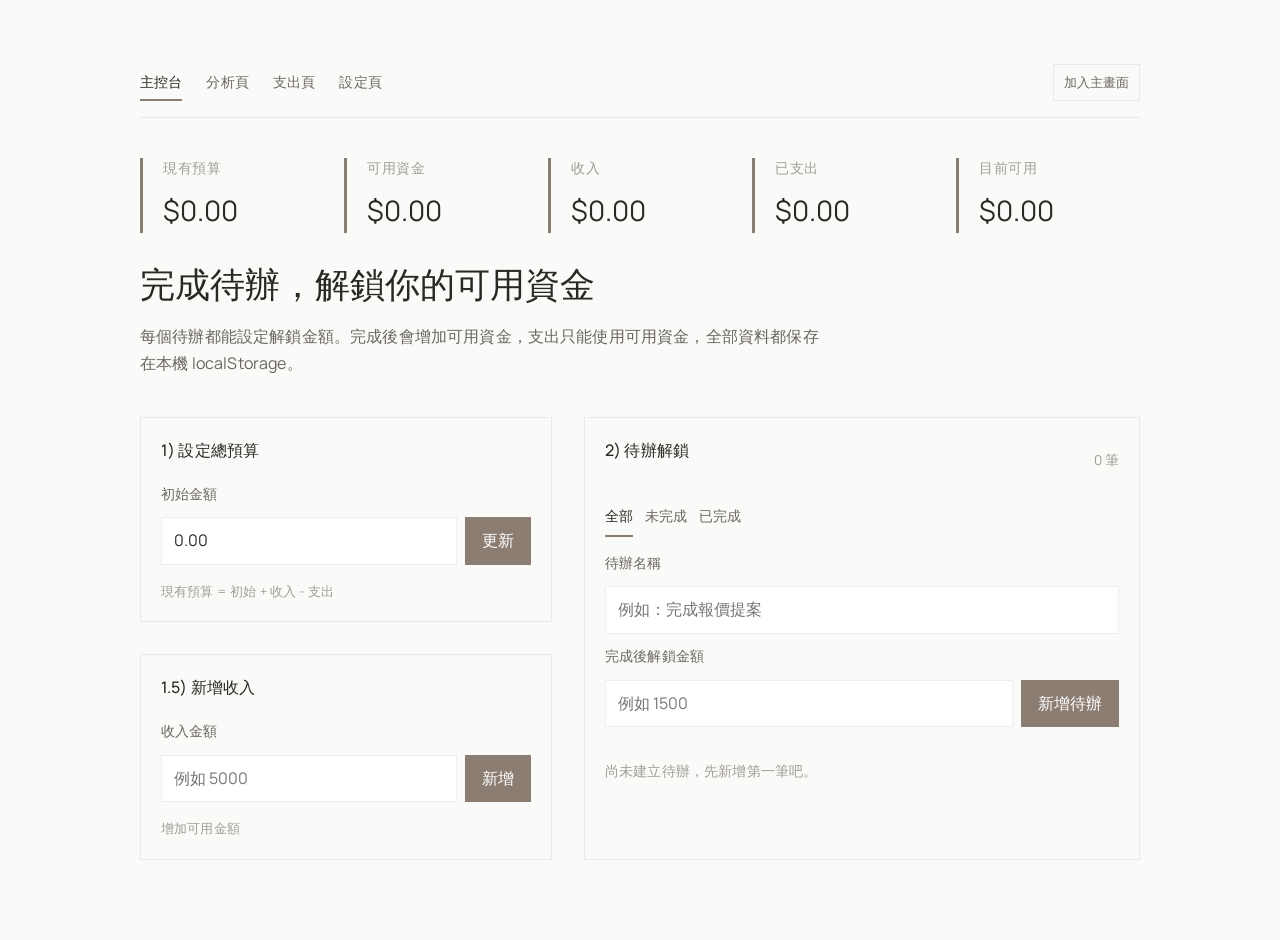
<file: index.html>
<!DOCTYPE html>
<html lang="zh-Hant">
  <head>
    <meta charset="UTF-8" />
    <meta name="viewport" content="width=device-width, initial-scale=1.0" />
    <title>FundSprint | Expense + To-Do Unlock Tracker</title>
    <link rel="preconnect" href="https://fonts.googleapis.com" />
    <link rel="preconnect" href="https://fonts.gstatic.com" crossorigin />
    <link
      href="https://fonts.googleapis.com/css2?family=Bricolage+Grotesque:wght@500;700;800&family=Manrope:wght@400;500;700&display=swap"
      rel="stylesheet"
    />
    <link rel="stylesheet" href="style-new.css" />
    <script defer src="app.js"></script>
  </head>
  <body>
    <main class="layout">
      <nav class="top-nav" aria-label="頁面導覽">
        <a class="nav-link is-active" href="#" data-page="dashboard">主控台</a>
        <a class="nav-link" href="#" data-page="analysis">分析頁</a>
        <a class="nav-link" href="#" data-page="expenses">支出頁</a>
        <a class="nav-link" href="#" data-page="settings">設定頁</a>
        <button type="button" class="nav-install" id="installAppButton">加入主畫面</button>
      </nav>

      <!-- Shared summary (always visible) -->
      <section class="summary reveal" aria-label="資金總覽">
        <article class="stat-card accent-a">
          <h2>現有預算</h2>
          <p id="budgetValue">NT$0.00</p>
          <small>已扣除支出</small>
        </article>

        <article class="stat-card accent-b">
          <h2>可用資金</h2>
          <p id="availableFundsValue">NT$0.00</p>
          <small>已扣除支出（同目前可用）</small>
        </article>

        <article class="stat-card accent-b">
          <h2>收入</h2>
          <p id="incomeValue">NT$0.00</p>
          <small>手動新增收入</small>
        </article>

        <article class="stat-card accent-c">
          <h2>已支出</h2>
          <p id="spentValue">NT$0.00</p>
          <small>已記錄支出合計</small>
        </article>

        <article class="stat-card accent-d">
          <h2>目前可用</h2>
          <p id="availableValue">NT$0.00</p>
          <small id="statusNote">可新增支出</small>
        </article>
      </section>

      <!-- Page: Dashboard -->
      <div id="page-dashboard" class="page-content">
        <header class="hero reveal">
          <h1>完成待辦，解鎖你的可用資金</h1>
          <p class="hero-copy">
            每個待辦都能設定解鎖金額。完成後會增加可用資金，支出只能使用可用資金，全部資料都保存在本機 localStorage。
          </p>
        </header>

        <section class="workspace two-column reveal" aria-label="操作區">
          <article class="panel">
            <h2>1) 設定總預算</h2>
            <form id="budgetForm" class="stack-form" autocomplete="off">
              <label for="budgetInput">初始金額</label>
              <div class="inline-input">
                <input
                  id="budgetInput"
                  name="budget"
                  type="text"
                  inputmode="decimal"
                  data-numpad="true"
                  min="0"
                  step="0.01"
                  placeholder="例如 20000"
                  required
                />
                <button type="submit">更新</button>
              </div>
              <p class="hint">現有預算 = 初始 + 收入 - 支出</p>
            </form>
          </article>

          <article class="panel">
            <h2>1.5) 新增收入</h2>
            <form id="incomeForm" class="stack-form" autocomplete="off">
              <label for="incomeInput">收入金額</label>
              <div class="inline-input">
                <input
                  id="incomeInput"
                  name="income"
                  type="text"
                  inputmode="decimal"
                  data-numpad="true"
                  min="0.01"
                  step="0.01"
                  placeholder="例如 5000"
                  required
                />
                <button type="submit">新增</button>
              </div>
              <p class="hint">增加可用金額</p>
            </form>
          </article>

          <article class="panel">
            <div class="panel-head">
              <h2>2) 待辦解鎖</h2>
              <span id="todoCountBadge" class="badge">0 筆</span>
            </div>

            <div class="panel-tools" role="group" aria-label="待辦篩選">
              <button type="button" class="segment is-active" data-todo-filter="all" aria-pressed="true">全部</button>
              <button type="button" class="segment" data-todo-filter="pending" aria-pressed="false">未完成</button>
              <button type="button" class="segment" data-todo-filter="completed" aria-pressed="false">已完成</button>
            </div>

            <form id="todoForm" class="stack-form" autocomplete="off">
              <label for="todoTitleInput">待辦名稱</label>
              <input
                id="todoTitleInput"
                name="todoTitle"
                type="text"
                list="todoNameOptions"
                maxlength="80"
                placeholder="例如：完成報價提案"
                required
              />
              <datalist id="todoNameOptions"></datalist>

              <label for="todoUnlockInput">完成後解鎖金額</label>
              <div class="inline-input">
                <input
                  id="todoUnlockInput"
                  name="todoUnlock"
                  type="text"
                  inputmode="decimal"
                  data-numpad="true"
                  min="0.01"
                  step="0.01"
                  placeholder="例如 1500"
                  required
                />
                <button type="submit">新增待辦</button>
              </div>
            </form>

            <ul id="todoList" class="item-list" aria-live="polite"></ul>
            <p id="todoEmpty" class="empty">尚未建立待辦，先新增第一筆吧。</p>
          </article>
        </section>
      </div>

      <!-- Page: Analysis -->
      <div id="page-analysis" class="page-content" hidden>
        <header class="hero reveal">
          <h1>資金解鎖分析</h1>
          <p class="hero-copy">
            主頁已精簡；進度條、智慧提醒與支出圓餅圖集中在此頁，方便專注查看狀態趨勢。
          </p>
        </header>

        <section class="meter-row reveal" aria-label="進度條">
          <div class="meter">
            <div class="meter-head">
              <h3>預算解鎖進度</h3>
              <span id="unlockProgressText">0%</span>
            </div>
            <div class="meter-track">
              <div id="unlockProgressFill" class="meter-fill"></div>
            </div>
          </div>

          <div class="meter">
            <div class="meter-head">
              <h3>可用額度使用率</h3>
              <span id="spendProgressText">0%</span>
            </div>
            <div class="meter-track">
              <div id="spendProgressFill" class="meter-fill warning"></div>
            </div>
          </div>
        </section>

        <section class="insight reveal" aria-label="即時建議">
          <article class="insight-card">
            <h3>智慧提醒</h3>
            <p id="coachMessage">先設定總預算，接著新增第一筆待辦來解鎖資金。</p>
          </article>

          <article class="insight-card">
            <h3>下一步可解鎖</h3>
            <p id="nextUnlockValue">NT$0.00</p>
          </article>
        </section>

        <section class="chart-section reveal" aria-label="支出分類分析">
          <article class="panel">
            <h2>支出分類圓餅圖</h2>
            <div class="chart-layout">
              <div class="chart-canvas-wrap">
                <canvas id="expensePieChart" width="280" height="280"></canvas>
              </div>
              <ul id="chartLegend" class="chart-legend"></ul>
            </div>
          </article>
        </section>

        <section class="page-links reveal" aria-label="下一步操作">
          <a class="page-card" href="#" data-page="expenses">
            <h3>前往支出頁</h3>
            <p>依照可用額度新增支出，並用分類與排序快速檢視。</p>
          </a>
          <a class="page-card" href="#" data-page="settings">
            <h3>前往設定頁</h3>
            <p>進行備份匯出、匯入或重置資料。</p>
          </a>
        </section>
      </div>

      <!-- Page: Expenses -->
      <div id="page-expenses" class="page-content" hidden>
        <header class="hero reveal">
          <h1>支出管理與分類分析</h1>
          <p class="hero-copy">
            這頁專注在支出輸入、分類篩選與排序，避免主頁過度擁擠。
          </p>
        </header>

        <section class="command-bar reveal" aria-label="快速操作">
          <button type="button" class="chip-button" data-focus="expenseTitleInput">新增支出</button>
          <button type="button" class="chip-button secondary" id="undoButton" disabled>復原刪除</button>
          <p class="command-tip">快捷鍵：Alt+E / Alt+Z</p>
        </section>

        <section class="workspace single-column reveal" aria-label="支出操作區">
          <article class="panel">
            <div class="panel-head">
              <h2>支出紀錄</h2>
              <span id="expenseCountBadge" class="badge">0 筆</span>
            </div>

            <div class="panel-tools" role="group" aria-label="支出排序">
              <button type="button" class="segment is-active" data-expense-sort="latest" aria-pressed="true">最新優先</button>
              <button type="button" class="segment" data-expense-sort="highest" aria-pressed="false">金額最高</button>
              <div class="tool-select-wrap">
                <label for="expenseCategoryFilter" class="sr-only">分類篩選</label>
                <select id="expenseCategoryFilter" aria-label="分類篩選">
                  <option value="all">全部分類</option>
                  <option value="food">餐飲</option>
                  <option value="transport">交通</option>
                  <option value="housing">居家</option>
                  <option value="learning">學習</option>
                  <option value="health">健康</option>
                  <option value="entertainment">娛樂</option>
                  <option value="bills">帳單</option>
                  <option value="other">其他</option>
                </select>
              </div>
            </div>

            <form id="expenseForm" class="stack-form" autocomplete="off">
              <label for="expenseTitleInput">支出名稱</label>
              <input
                id="expenseTitleInput"
                name="expenseTitle"
                type="text"
                list="expenseNameOptions"
                maxlength="80"
                placeholder="例如：交通費"
                required
              />
              <datalist id="expenseNameOptions"></datalist>

              <label for="expenseCategoryInput">支出分類</label>
              <select id="expenseCategoryInput" name="expenseCategory">
                <option value="food">餐飲</option>
                <option value="transport">交通</option>
                <option value="housing">居家</option>
                <option value="learning">學習</option>
                <option value="health">健康</option>
                <option value="entertainment">娛樂</option>
                <option value="bills">帳單</option>
                <option value="other" selected>其他</option>
              </select>

              <label for="expenseAmountInput">支出金額</label>
              <div class="inline-input">
                <input
                  id="expenseAmountInput"
                  name="expenseAmount"
                  type="text"
                  inputmode="decimal"
                  data-numpad="true"
                  min="0.01"
                  step="0.01"
                  placeholder="例如 320"
                  required
                />
                <button id="expenseSubmitButton" type="submit">新增支出</button>
              </div>
              <p id="expenseHint" class="hint">目前可新增上限：NT$0.00</p>
            </form>

            <ul id="expenseList" class="item-list" aria-live="polite"></ul>
            <p id="expenseEmpty" class="empty">尚未記錄支出。</p>
          </article>
        </section>
      </div>

      <!-- Page: Settings -->
      <div id="page-settings" class="page-content" hidden>
        <header class="hero reveal">
          <h1>設定與資料備份</h1>
          <p class="hero-copy">
            主頁只保留核心流程，這裡集中處理備份與重置操作，降低誤觸風險。
          </p>
        </header>

        <section class="settings-shell reveal" aria-label="資料管理">
          <article class="panel">
            <h2>資料管理</h2>
            <p class="hint">建議每週至少匯出一次備份，避免瀏覽器資料遺失。</p>

            <label for="currencySelect">顯示幣別</label>
            <select id="currencySelect" name="currencySelect">
              <option value="TWD">新台幣 (TWD)</option>
              <option value="HKD">港幣 (HKD)</option>
              <option value="USD">美元 (USD)</option>
              <option value="SGD">新加坡幣 (SGD)</option>
              <option value="CAD">加幣 (CAD)</option>
              <option value="AUD">澳幣 (AUD)</option>
            </select>
            <p class="hint">切換後全站金額會即時更新，並寫入 localStorage。</p>

            <div class="safety-actions">
              <button id="saveButton" class="ghost-button neutral" type="button">立即儲存</button>
              <button id="exportButton" class="ghost-button neutral" type="button">匯出備份</button>
              <button id="importButton" class="ghost-button neutral" type="button">匯入備份</button>
              <button id="resetButton" class="ghost-button" type="button">清空所有資料</button>
              <input id="importInput" type="file" accept="application/json" hidden />
            </div>
          </article>

          <article class="panel">
            <h2>快捷說明</h2>
            <ul class="tips-list">
              <li>Alt+B：主控台快速聚焦預算欄位</li>
              <li>Alt+T：主控台快速聚焦待辦欄位</li>
              <li>Alt+E：支出頁快速聚焦支出欄位</li>
              <li>Alt+A：快速前往分析頁</li>
              <li>Alt+Z：復原最近一次刪除</li>
            </ul>
          </article>
        </section>
      </div>

      <div id="messageBar" class="message" role="status" aria-live="polite"></div>

      <dialog id="confirmModal" class="modal">
        <div class="modal-content">
          <div class="modal-icon">⚠️</div>
          <h3 id="confirmTitle">確認操作</h3>
          <p id="confirmMessage">您確定要執行此操作嗎？</p>
          <div class="modal-actions">
            <button id="confirmCancel" type="button" class="ghost-button">取消</button>
            <button id="confirmOk" type="button" class="danger">確定</button>
          </div>
        </div>
      </dialog>
    </main>
  </body>
</html>
</file>
<file: style-new.css>
:root {
  --font-body: "Manrope", "Segoe UI", sans-serif;
  --bg-1: #fafaf8;
  --bg-2: #f5f3f0;
  --ink: #2a2825;
  --ink-soft: #6b6661;
  --ink-lighter: #a19d96;
  --line: rgba(42, 40, 37, 0.08);
  --accent: #8b7d72;
  --accent-light: #c4bdb2;
  --danger: #8b4513;
  --shadow: 0 2px 8px rgba(0, 0, 0, 0.04);
}

* {
  box-sizing: border-box;
}

html,
body {
  margin: 0;
  padding: 0;
  min-height: 100%;
}

body {
  font-family: var(--font-body);
  color: var(--ink);
  background: var(--bg-1);
  line-height: 1.6;
  overflow-x: hidden;
  letter-spacing: 0.01em;
}

.bg-shape {
  display: none;
}

.layout {
  width: min(1000px, 92vw);
  margin: 0 auto;
  padding: 48px 0 80px;
}

.reveal {
  opacity: 1;
  transform: translateY(0);
}

.eyebrow {
  display: none;
}

.hero {
  margin-top: 28px;
}

.hero h1 {
  margin: 0 0 16px;
  font-family: var(--font-body);
  font-size: clamp(1.6rem, 3.2vw, 2.2rem);
  line-height: 1.3;
  font-weight: 400;
  letter-spacing: 0;
}

.hero-copy {
  margin: 0;
  color: var(--ink-soft);
  max-width: 680px;
  font-size: 1rem;
  font-weight: 400;
  line-height: 1.7;
}

/* Navigation */
.top-nav {
  display: flex;
  gap: 24px;
  flex-wrap: wrap;
  border-bottom: 1px solid var(--line);
  padding: 16px 0;
  margin-bottom: 4px;
  position: sticky;
  top: 0;
  background: var(--bg-1);
  z-index: 10;
}

.nav-link {
  display: inline-block;
  text-decoration: none;
  padding: 6px 0;
  border-radius: 0;
  color: var(--ink-soft);
  background: transparent;
  border: none;
  border-bottom: 2px solid transparent;
  font-size: 0.9rem;
  font-weight: 400;
  transition: all 0.3s ease;
  -webkit-tap-highlight-color: transparent;
}

.nav-link:hover {
  color: var(--ink);
  border-bottom-color: var(--accent-light);
}

.nav-link.is-active {
  color: var(--ink);
  border-bottom-color: var(--accent);
}

.nav-install {
  margin-left: auto;
  border: 1px solid var(--line);
  border-radius: 0;
  background: transparent;
  color: var(--ink-soft);
  padding: 6px 10px;
  font-size: 0.82rem;
  min-height: auto;
}

.nav-install:hover {
  background: var(--bg-2);
  border-color: var(--accent);
  color: var(--ink);
}

/* Command bar */
.command-bar {
  margin-top: 32px;
  display: flex;
  align-items: center;
  flex-wrap: wrap;
  gap: 12px;
  padding: 0 0 20px 0;
  border-bottom: 1px solid var(--line);
}

button.chip-button {
  border-radius: 4px;
  padding: 8px 14px;
  background: transparent;
  color: var(--ink-soft);
  border: 1px solid var(--line);
  font-size: 0.9rem;
  font-weight: 400;
  transition: all 0.3s ease;
  cursor: pointer;
}

button.chip-button:hover {
  background: var(--accent-light);
  color: var(--ink);
  border-color: var(--accent);
}

button.chip-button.secondary {
  background: transparent;
  color: var(--ink-soft);
  border: 1px solid var(--line);
}

button.chip-button.secondary:hover {
  background: var(--accent-light);
  border-color: var(--accent);
}

.command-tip {
  margin: 0 0 0 auto;
  font-size: 0.85rem;
  color: var(--ink-lighter);
  font-weight: 400;
}

.chip-link {
  text-decoration: none;
  border-radius: 0;
  padding: 8px 0;
  font-size: 0.9rem;
  font-weight: 400;
  color: var(--ink-soft);
  background: transparent;
  border: none;
  border-bottom: 1px solid var(--accent-light);
  transition: all 0.3s ease;
}

.chip-link:hover {
  color: var(--ink);
  border-bottom-color: var(--accent);
}

/* Summary cards */
.summary {
  margin-top: 40px;
  display: grid;
  grid-template-columns: repeat(5, minmax(0, 1fr));
  gap: 20px;
}

.stat-card {
  background: transparent;
  border: none;
  border-left: 3px solid var(--accent);
  border-radius: 0;
  padding: 0 0 0 20px;
  box-shadow: none;
}

.stat-card h2 {
  margin: 0 0 8px;
  font-size: 0.85rem;
  color: var(--ink-lighter);
  font-weight: 400;
  letter-spacing: 0.05em;
  text-transform: uppercase;
}

.stat-card p {
  margin: 0;
  font-family: var(--font-body);
  font-size: clamp(1.4rem, 2.2vw, 1.8rem);
  letter-spacing: 0;
  font-weight: 400;
  color: var(--ink);
}

.stat-card small {
  display: none;
}

#availableValue.is-negative {
  color: var(--danger);
  font-weight: 500;
}

/* Meters */
.meter-row {
  margin-top: 40px;
  display: grid;
  gap: 32px;
  grid-template-columns: repeat(2, minmax(0, 1fr));
}

.meter {
  background: transparent;
  border: none;
  border-radius: 0;
  padding: 0;
  box-shadow: none;
}

.meter-head {
  display: flex;
  justify-content: space-between;
  align-items: baseline;
  gap: 8px;
  margin-bottom: 16px;
}

.meter-head h3 {
  margin: 0;
  font-size: 0.9rem;
  font-weight: 400;
  color: var(--ink);
}

.meter-head span {
  color: var(--ink-soft);
  font-weight: 400;
  font-size: 0.9rem;
}

.meter-track {
  height: 3px;
  border-radius: 2px;
  overflow: hidden;
  background: var(--line);
}

.meter-fill {
  height: 100%;
  width: 0;
  border-radius: 2px;
  background: var(--accent);
  transition: width 0.6s ease;
}

.meter-fill.warning {
  background: var(--danger);
}

/* Insights */
.insight {
  margin-top: 40px;
  display: grid;
  grid-template-columns: 1fr;
  gap: 24px;
}

.insight-card {
  background: transparent;
  border: none;
  border-radius: 0;
  padding: 16px 0;
  border-top: 1px solid var(--line);
  box-shadow: none;
}

.insight-card h3 {
  margin: 0 0 8px;
  font-family: var(--font-body);
  font-size: 0.9rem;
  letter-spacing: 0;
  color: var(--ink-lighter);
  font-weight: 400;
  text-transform: uppercase;
}

.insight-card p {
  margin: 0;
  font-size: 1rem;
  font-weight: 400;
  color: var(--ink);
  line-height: 1.7;
}

/* Workspace */
.workspace {
  margin-top: 40px;
  display: grid;
  grid-template-columns: 1fr 1.2fr 1.2fr;
  gap: 32px;
}

.workspace.two-column {
  grid-template-columns: 1fr 1.35fr;
  grid-template-rows: auto 1fr;
  align-items: start;
}

.workspace.two-column .panel:nth-child(1) {
  grid-column: 1;
  grid-row: 1;
}

.workspace.two-column .panel:nth-child(2) {
  grid-column: 1;
  grid-row: 2;
}

.workspace.two-column .panel:nth-child(3) {
  grid-column: 2;
  grid-row: 1 / span 2;
}

.workspace.two-column .panel {
  min-height: 100%;
}

.workspace.single-column {
  grid-template-columns: minmax(0, 1fr);
}

.page-links {
  margin-top: 40px;
  display: grid;
  grid-template-columns: repeat(2, minmax(0, 1fr));
  gap: 24px;
}

.page-card {
  display: block;
  text-decoration: none;
  color: inherit;
  background: transparent;
  border: 1px solid var(--line);
  border-radius: 0;
  padding: 16px;
  box-shadow: none;
  transition: all 0.3s ease;
}

.page-card h3 {
  margin: 0;
  font-family: var(--font-body);
  font-size: 1rem;
  font-weight: 500;
}

.page-card p {
  margin: 8px 0 0;
  color: var(--ink-soft);
  font-size: 0.9rem;
  font-weight: 400;
}

.page-card:hover {
  border-color: var(--accent);
  background: var(--bg-2);
}

.settings-shell {
  margin-top: 40px;
  display: grid;
  grid-template-columns: repeat(2, minmax(0, 1fr));
  gap: 24px;
}

.tips-list {
  margin: 10px 0 0;
  padding-left: 18px;
  color: var(--ink-soft);
  font-size: 0.88rem;
  line-height: 1.7;
}

.tips-list li + li {
  margin-top: 6px;
}

/* Panels */
.panel {
  background: transparent;
  border: 1px solid var(--line);
  border-radius: 0;
  padding: 20px;
  box-shadow: none;
}

.panel h2 {
  margin: 0 0 20px;
  font-family: var(--font-body);
  font-size: 1rem;
  font-weight: 500;
}

.panel-head {
  display: flex;
  justify-content: space-between;
  align-items: center;
  gap: 8px;
  margin-bottom: 12px;
}

.panel-tools {
  display: flex;
  gap: 12px;
  flex-wrap: wrap;
  margin: 0 0 16px 0;
}

.tool-select-wrap {
  min-width: 130px;
  margin-left: auto;
}

button.segment {
  border-radius: 0;
  padding: 8px 0;
  font-size: 0.9rem;
  font-weight: 400;
  background: transparent;
  color: var(--ink-soft);
  border: none;
  border-bottom: 2px solid transparent;
  transition: all 0.3s ease;
  cursor: pointer;
}

button.segment:hover {
  color: var(--ink);
  border-bottom-color: var(--accent-light);
}

button.segment.is-active {
  color: var(--ink);
  border-bottom-color: var(--accent);
}

.badge {
  display: inline-flex;
  align-items: center;
  justify-content: center;
  padding: 0;
  color: var(--ink-lighter);
  font-size: 0.85rem;
  font-weight: 400;
}

/* Forms */
.stack-form {
  display: grid;
  gap: 12px;
}

.stack-form label {
  font-size: 0.85rem;
  font-weight: 400;
  color: var(--ink-soft);
}

input,
select,
button {
  font: inherit;
}

input,
select {
  width: 100%;
  padding: 10px 12px;
  border-radius: 0;
  border: 1px solid var(--line);
  background: white;
  color: var(--ink);
  font-weight: 400;
  transition: all 0.3s ease;
}

input:focus-visible,
select:focus-visible,
button:focus-visible {
  outline: 2px solid var(--accent);
  outline-offset: 2px;
}

.inline-input {
  display: flex;
  gap: 8px;
}

.inline-input input {
  flex: 1;
}

button {
  border: 1px solid var(--accent);
  border-radius: 0;
  padding: 10px 16px;
  background: var(--accent);
  color: white;
  font-weight: 400;
  cursor: pointer;
  transition: all 0.3s ease;
  white-space: nowrap;
  touch-action: manipulation;
  -webkit-tap-highlight-color: transparent;
}

button:hover {
  background: #6b5d52;
  border-color: #6b5d52;
}

button:disabled {
  cursor: not-allowed;
  opacity: 0.6;
  filter: saturate(0.6);
}

.hint {
  margin: 4px 0 0;
  color: var(--ink-lighter);
  font-size: 0.8rem;
  font-weight: 400;
}

.hint.is-blocked {
  color: var(--danger);
  font-weight: 500;
}

/* Item list */
.item-list {
  margin: 16px 0 0;
  padding: 0;
  list-style: none;
  display: grid;
  gap: 8px;
}

.item {
  border: 1px solid var(--line);
  border-radius: 0;
  padding: 14px;
  background: transparent;
  display: flex;
  justify-content: space-between;
  align-items: flex-start;
  gap: 12px;
  transition: all 0.3s ease;
}

.item:hover {
  background: var(--bg-2);
  border-color: var(--accent-light);
}

.item-main {
  min-width: 0;
  flex: 1;
}

.item-title {
  margin: 0;
  font-weight: 400;
  word-break: break-word;
  color: var(--ink);
}

.item-meta {
  margin: 6px 0 0;
  font-size: 0.85rem;
  color: var(--ink-lighter);
  font-weight: 400;
}

.category-tag {
  display: inline-block;
  margin-right: 6px;
  padding: 3px 8px;
  border-radius: 2px;
  font-size: 0.75rem;
  font-weight: 400;
  color: var(--ink-lighter);
  background: var(--bg-2);
  border: 1px solid var(--line);
}

.item.is-done {
  border-color: var(--line);
  background: var(--bg-2);
  opacity: 0.7;
}

.item-actions {
  display: flex;
  gap: 8px;
  flex-shrink: 0;
}

.item-actions button {
  padding: 7px 12px;
  font-size: 0.8rem;
  border-radius: 0;
}

.item-actions .muted {
  background: var(--accent-light);
  border-color: var(--accent-light);
}

.item-actions .danger {
  background: var(--danger);
  border-color: var(--danger);
}

.empty {
  margin: 16px 0 0;
  font-size: 0.9rem;
  color: var(--ink-lighter);
  font-weight: 400;
}

/* Safety section */
.safety {
  margin-top: 40px;
  display: flex;
  justify-content: space-between;
  align-items: center;
  gap: 16px;
  background: transparent;
  border: 1px dashed var(--ink-lighter);
  border-radius: 0;
  padding: 16px;
  box-shadow: none;
}

.safety p {
  margin: 0;
  color: var(--ink-soft);
  font-size: 0.9rem;
  font-weight: 400;
}

.safety-actions {
  display: flex;
  align-items: center;
  gap: 8px;
  flex-wrap: wrap;
}

.ghost-button {
  background: transparent;
  border: 1px solid var(--line);
  color: var(--ink-soft);
  cursor: pointer;
  transition: all 0.3s ease;
}

.ghost-button:hover {
  background: var(--bg-2);
  border-color: var(--accent);
  color: var(--ink);
}

.ghost-button.neutral {
  border-color: var(--line);
  color: var(--ink-soft);
}

.ghost-button.neutral:hover {
  background: var(--bg-2);
  color: var(--ink);
}

#resetButton {
  border-color: var(--danger);
  background: var(--danger);
  color: white;
}

#resetButton:hover {
  background: #6b3410;
  border-color: #6b3410;
}

.danger {
  background: var(--danger);
  border-color: var(--danger);
  color: white;
}

.sr-only {
  position: absolute;
  width: 1px;
  height: 1px;
  padding: 0;
  margin: -1px;
  overflow: hidden;
  clip: rect(0, 0, 0, 0);
  border: 0;
}

/* Messages */
.message {
  position: fixed;
  right: 20px;
  bottom: 20px;
  max-width: min(380px, 88vw);
  background: var(--ink);
  color: var(--bg-1);
  border-radius: 0;
  padding: 12px 16px;
  border: 1px solid var(--accent);
  box-shadow: 0 4px 12px rgba(0, 0, 0, 0.12);
  opacity: 0;
  transform: translateY(10px);
  pointer-events: none;
  transition: opacity 0.3s ease, transform 0.3s ease;
  font-size: 0.9rem;
  font-weight: 400;
}

.message[data-tone="success"] {
  border-color: var(--accent);
}

.message[data-tone="warn"] {
  border-color: var(--danger);
}

.message[data-tone="error"] {
  border-color: var(--danger);
}

.message.show {
  opacity: 1;
  transform: translateY(0);
}

/* Number pad */
.number-pad {
  display: none;
}

@media (max-width: 1040px) {
  .command-tip {
    margin: 0;
    width: 100%;
  }

  .chip-link {
    width: 100%;
    text-align: center;
  }

  .tool-select-wrap {
    margin-left: 0;
  }

  .summary {
    grid-template-columns: repeat(2, minmax(0, 1fr));
  }

  .summary .stat-card:last-child {
    grid-column: 1 / -1;
  }

  .insight {
    grid-template-columns: 1fr;
  }

  .page-links {
    grid-template-columns: 1fr;
  }

  .settings-shell {
    grid-template-columns: 1fr;
  }

  .workspace {
    grid-template-columns: 1fr;
  }

  .workspace.two-column {
    grid-template-columns: 1fr;
    grid-template-rows: auto;
  }

  .workspace.two-column .panel:nth-child(1),
  .workspace.two-column .panel:nth-child(2),
  .workspace.two-column .panel:nth-child(3) {
    grid-column: 1;
    grid-row: auto;
  }

  .top-nav {
    gap: 16px;
  }

  .nav-install {
    margin-left: 0;
  }
}

@media (max-width: 720px) {
  .layout {
    width: 96vw;
    /* keep content clear of fixed top nav on phones */
    padding-top: calc(72px + env(safe-area-inset-top, 0px));
    padding-bottom: 28px;
  }

  body.number-pad-open .layout {
    /* keep focused fields visible above the number pad */
    padding-bottom: calc(320px + env(safe-area-inset-bottom, 0px));
  }

  .hero {
    margin-top: 8px;
  }

  .hero h1 {
    font-size: clamp(1.4rem, 6vw, 1.8rem);
  }

  .hero-copy {
    font-size: 0.95rem;
  }

  .top-nav {
    position: fixed;
    top: 0;
    left: 0;
    right: 0;
    z-index: 50;
    margin: 0;
    background: var(--bg-1);
    border-bottom: 1px solid var(--line);
    border-top: none;
    padding: env(safe-area-inset-top, 0px) 4px 0;
    gap: 0;
    flex-wrap: nowrap;
  }

  .nav-link {
    flex: 1;
    text-align: center;
    padding: 10px 4px;
    font-size: 0.8rem;
    border-top: none;
    border-bottom: 2px solid transparent;
  }

  .nav-link.is-active {
    border-bottom-color: var(--accent);
  }

  .nav-install {
    flex: 1;
    text-align: center;
    border: none;
    border-bottom: 2px solid transparent;
    padding: 10px 4px;
    font-size: 0.75rem;
    min-height: 44px;
  }

  .meter-row {
    grid-template-columns: 1fr;
  }

  .command-bar {
    gap: 8px;
    flex-direction: column;
  }

  button.chip-button {
    flex: 1;
    text-align: center;
  }

  .summary {
    grid-template-columns: repeat(2, minmax(0, 1fr));
    gap: 16px;
  }

  .stat-card {
    padding-left: 16px;
  }

  input,
  select,
  button {
    min-height: 44px;
  }

  .panel {
    padding: 16px;
  }

  .panel-tools {
    gap: 8px;
  }

  .inline-input {
    flex-direction: column;
  }

  .item {
    flex-direction: column;
    align-items: stretch;
  }

  .item-actions {
    justify-content: flex-end;
    flex-direction: row;
  }

  .safety {
    flex-direction: column;
    align-items: flex-start;
  }

  .safety-actions {
    width: 100%;
  }

  .message {
    bottom: calc(20px + env(safe-area-inset-bottom, 0px));
  }

  body.number-pad-open .message {
    bottom: calc(312px + env(safe-area-inset-bottom, 0px));
  }
}

@media (max-width: 900px) {
  .number-pad {
    display: block;
    position: fixed;
    z-index: 60;
    left: 0;
    right: 0;
    bottom: 0;
    pointer-events: none;
    transform: translateY(105%);
    transition: transform 0.22s ease;
  }

  .number-pad.show {
    transform: translateY(0);
    pointer-events: auto;
  }

  .number-pad__sheet {
    margin: 0 8px 8px;
    border-radius: 0;
    background: white;
    border: 1px solid var(--line);
    box-shadow: 0 -4px 16px rgba(0, 0, 0, 0.08);
    padding: 12px;
    padding-bottom: calc(12px + env(safe-area-inset-bottom, 0px));
  }

  .number-pad__header {
    display: flex;
    justify-content: space-between;
    align-items: baseline;
    margin-bottom: 12px;
  }

  .number-pad__title {
    font-size: 0.85rem;
    color: var(--ink-lighter);
    font-weight: 400;
  }

  .number-pad__target {
    font-size: 0.85rem;
    color: var(--accent);
    font-weight: 400;
  }

  .number-pad__keys {
    display: grid;
    grid-template-columns: repeat(3, minmax(0, 1fr));
    gap: 8px;
  }

  button.number-pad__key {
    min-height: 48px;
    border-radius: 0;
    border: 1px solid var(--line);
    background: transparent;
    color: var(--ink);
    font-size: 1.1rem;
    font-weight: 400;
    padding: 10px;
    transition: all 0.2s ease;
    cursor: pointer;
  }

  button.number-pad__key:active {
    background: var(--bg-2);
    border-color: var(--accent-light);
  }

  button.number-pad__key.action {
    font-size: 0.75rem;
    background: transparent;
    color: var(--ink-lighter);
  }

  button.number-pad__key.action:active {
    color: var(--ink);
    background: var(--bg-2);
  }

  .number-pad__footer {
    display: grid;
    grid-template-columns: 1fr 1.3fr;
    gap: 8px;
    margin-top: 8px;
  }

  button.number-pad__key.done {
    background: var(--accent);
    color: white;
    border: 1px solid var(--accent);
    font-size: 0.9rem;
  }

  button.number-pad__key.done:active {
    background: #6b5d52;
    border-color: #6b5d52;
  }

  body.number-pad-open .message {
    bottom: 280px;
  }
}

@media (max-width: 720px) {
  .number-pad {
    bottom: 0;
  }
}

@media (max-width: 480px) {
  .summary {
    grid-template-columns: 1fr;
  }

  .hero-copy {
    display: none;
  }

  .stat-card p {
    font-size: clamp(1.2rem, 5.5vw, 1.5rem);
  }
}

/* Chart */
.chart-section {
  margin-top: 40px;
}

.chart-layout {
  display: flex;
  gap: 32px;
  align-items: flex-start;
  flex-wrap: wrap;
}

.chart-canvas-wrap {
  flex-shrink: 0;
}

.chart-canvas-wrap canvas {
  display: block;
}

.chart-legend {
  flex: 1;
  min-width: 180px;
  margin: 0;
  padding: 0;
  list-style: none;
  display: grid;
  gap: 10px;
  align-content: start;
}

.chart-legend-item {
  display: flex;
  align-items: center;
  gap: 8px;
  font-size: 0.88rem;
}

.chart-legend-dot {
  display: inline-block;
  width: 10px;
  height: 10px;
  border-radius: 50%;
  flex-shrink: 0;
}

.chart-legend-label {
  flex: 1;
  color: var(--ink);
}

.chart-legend-pct {
  color: var(--ink-soft);
  font-variant-numeric: tabular-nums;
  min-width: 36px;
  text-align: right;
}

.chart-legend-val {
  color: var(--ink-lighter);
  font-variant-numeric: tabular-nums;
  min-width: 80px;
  text-align: right;
}

@media (max-width: 720px) {
  .chart-layout {
    flex-direction: column;
    align-items: center;
  }

  .chart-legend {
    width: 100%;
  }
}

/* Modal */
.modal {
  border: none;
  border-radius: 0;
  padding: 0;
  background: transparent;
  backdrop-filter: none;
}

.modal::backdrop {
  background: rgba(0, 0, 0, 0.3);
  backdrop-filter: none;
}

.modal-content {
  background: white;
  width: min(90vw, 440px);
  padding: 32px;
  border-radius: 0;
  box-shadow: 0 8px 32px rgba(0, 0, 0, 0.15);
  text-align: center;
  border: 1px solid var(--line);
}

.modal-icon {
  font-size: 32px;
  margin-bottom: 16px;
}

.modal-content h3 {
  margin: 0 0 12px 0;
  font-family: var(--font-body);
  color: var(--ink);
  font-size: 1.2rem;
  font-weight: 500;
}

.modal-content p {
  margin: 0 0 28px 0;
  color: var(--ink-soft);
  font-size: 0.95rem;
  font-weight: 400;
  line-height: 1.7;
}

.modal-actions {
  display: flex;
  gap: 12px;
  justify-content: center;
}

.modal-actions button {
  flex: 1;
}
</file>
